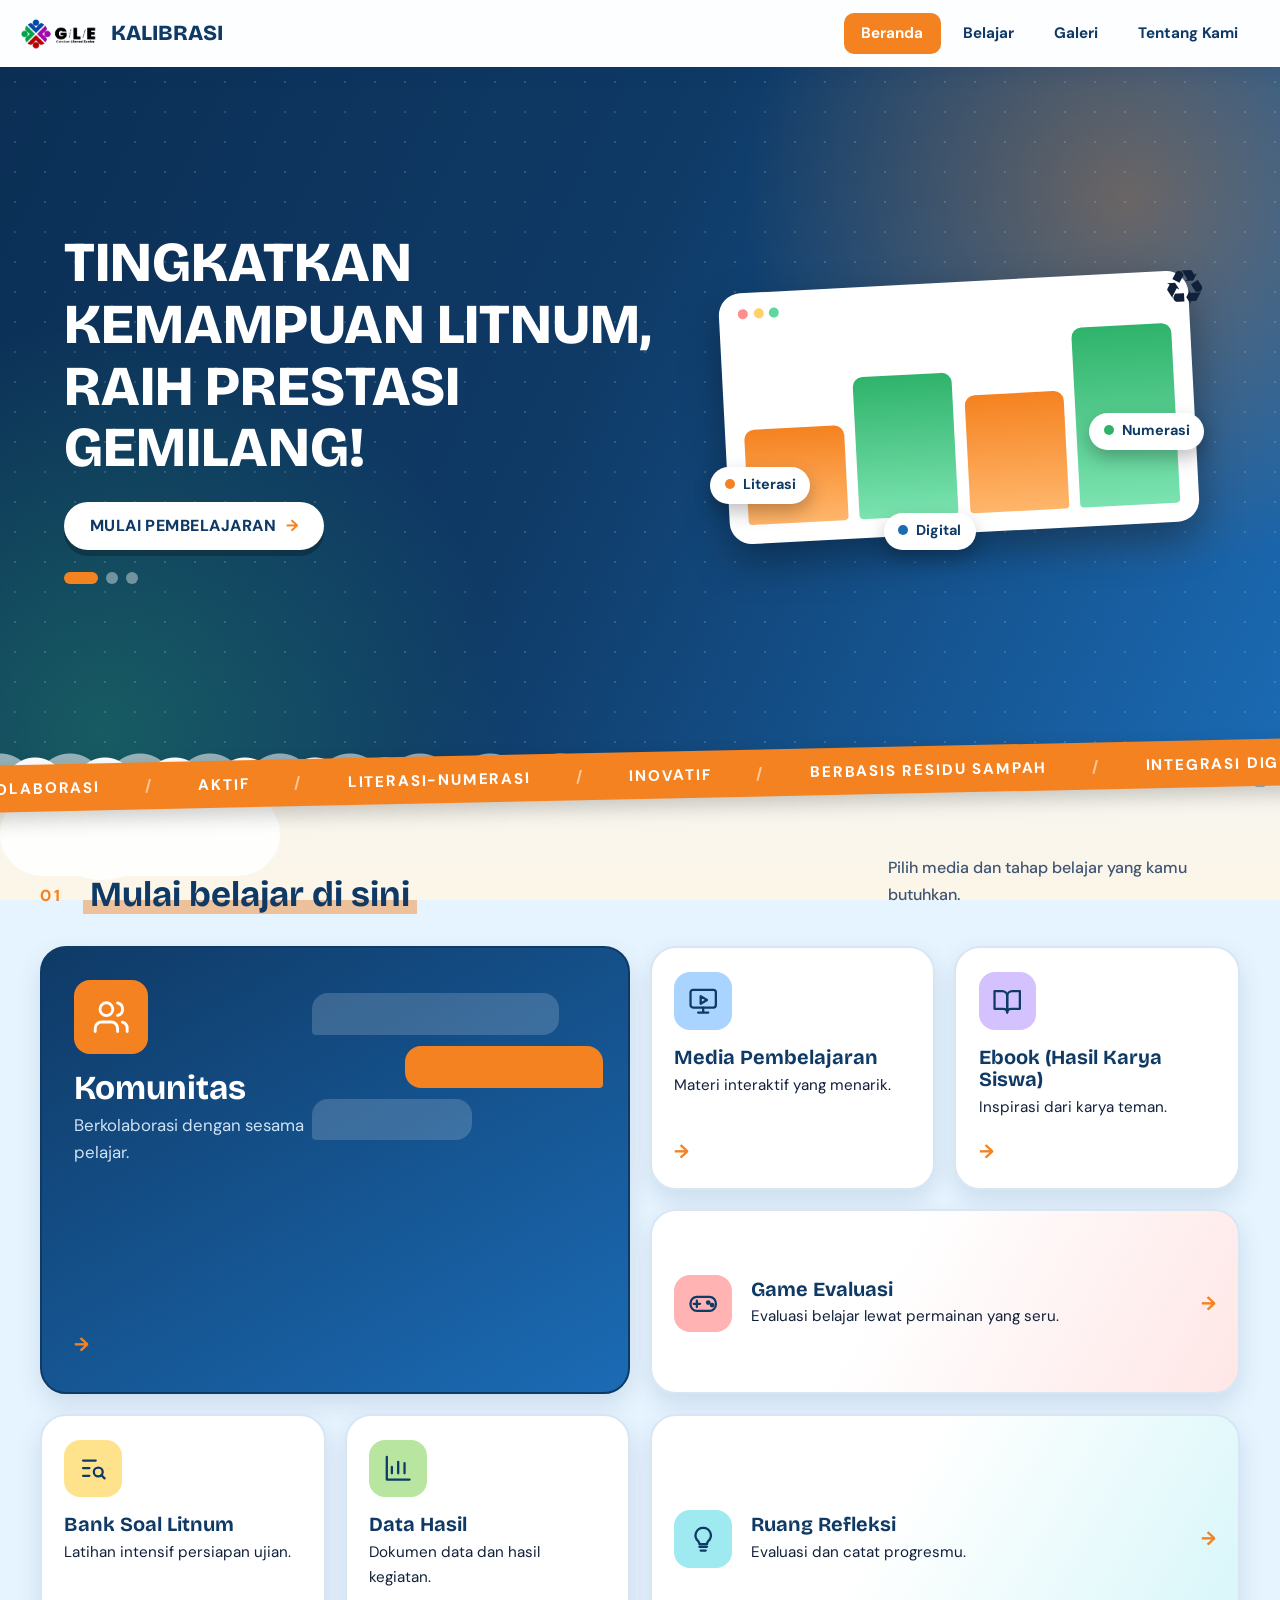
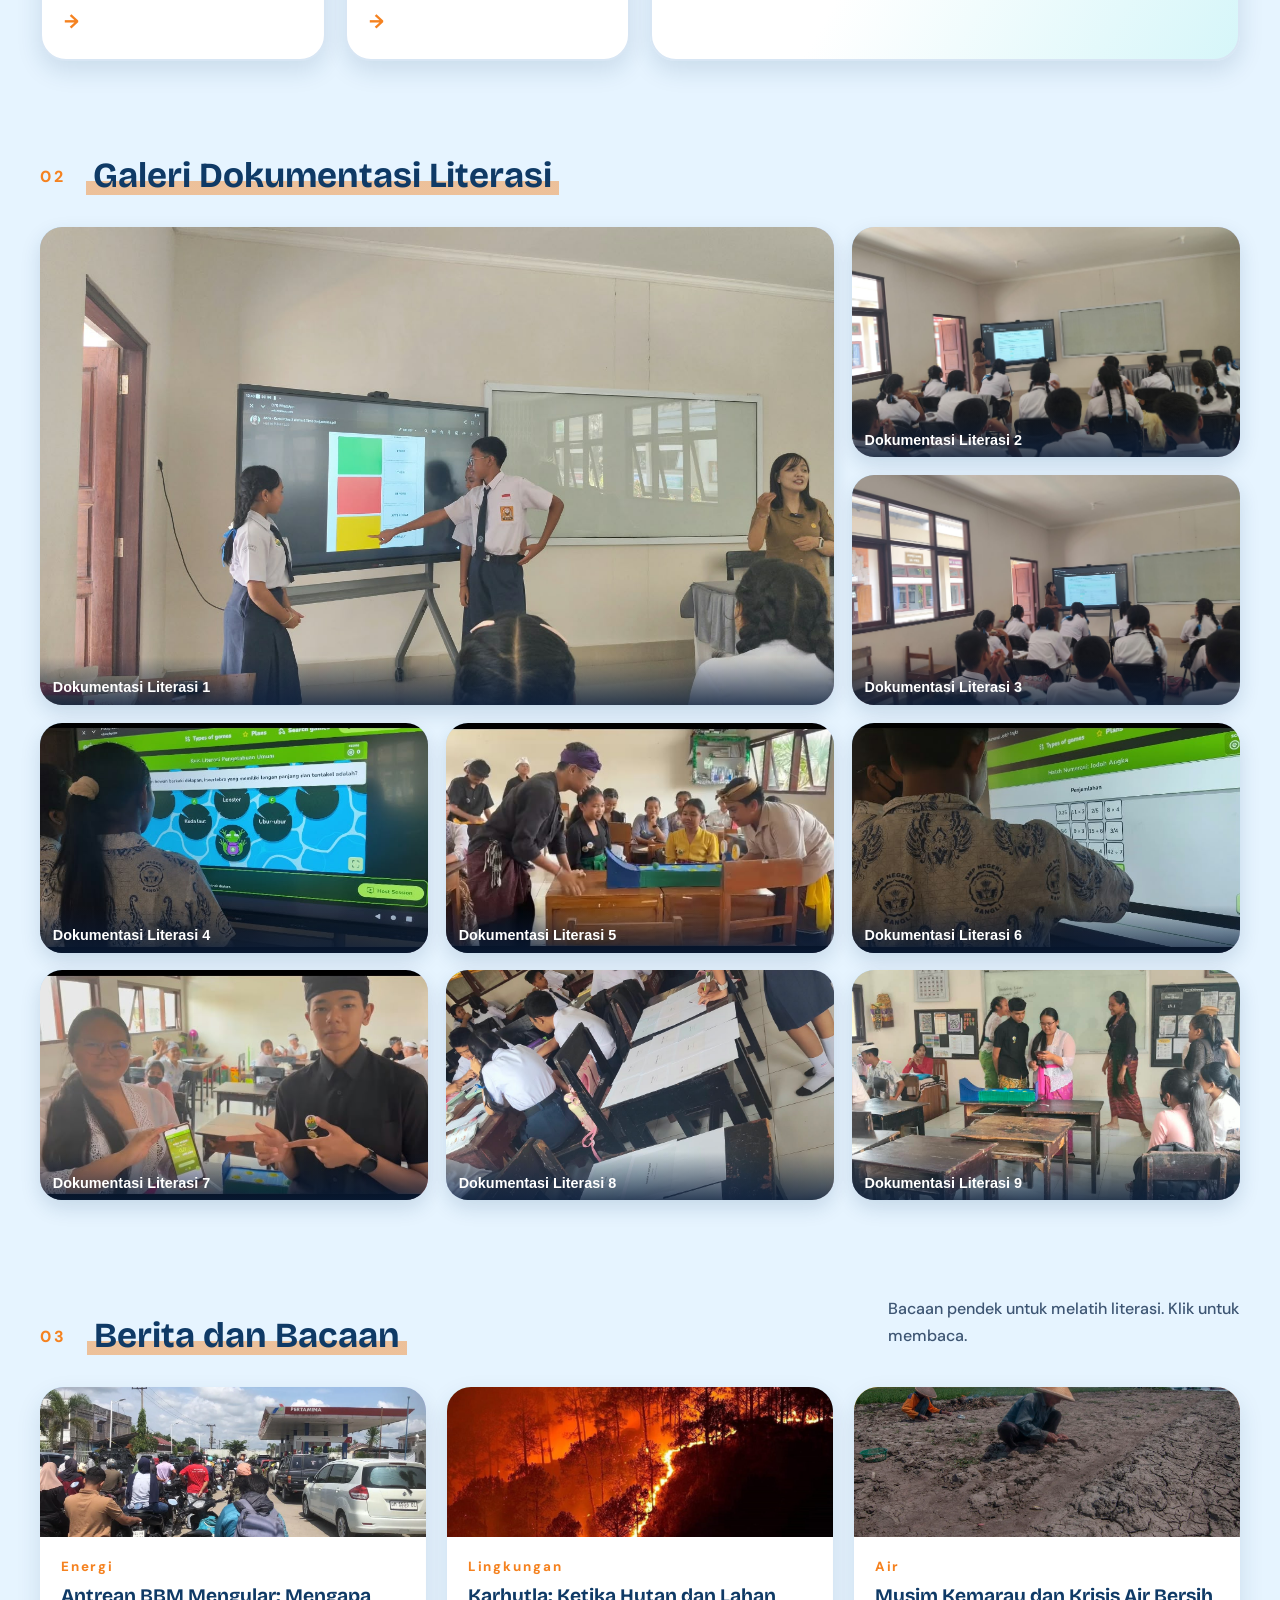
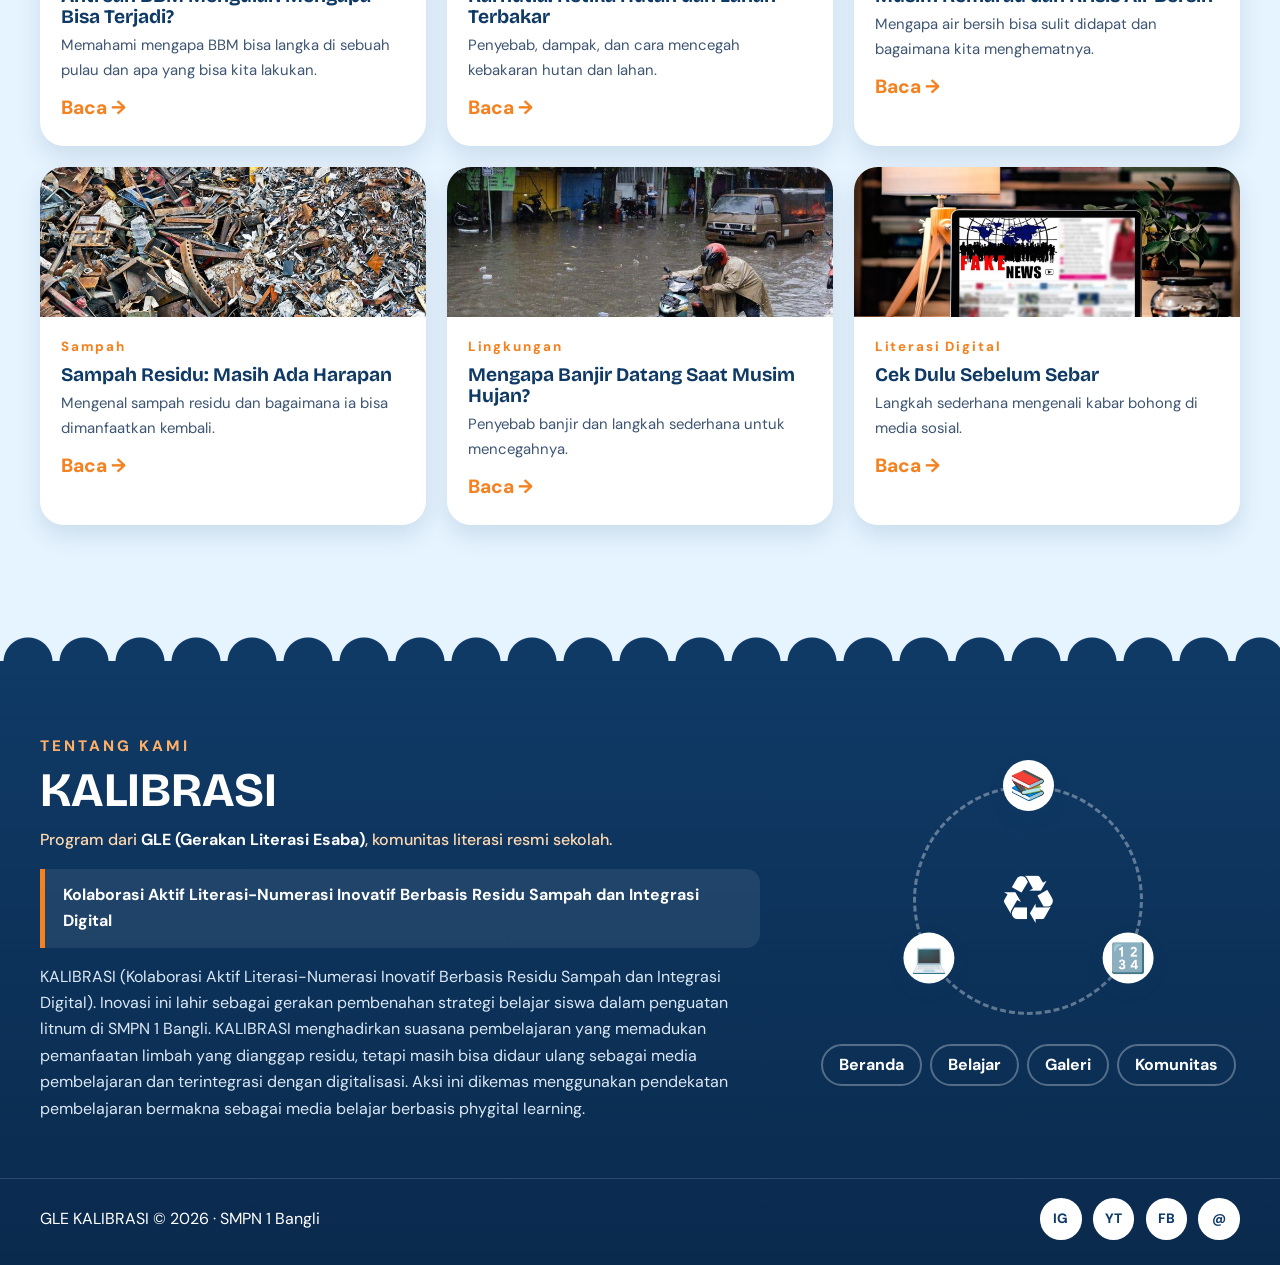
<file: index.html>
<!DOCTYPE html>
<html lang="id">
<head>
  <meta charset="UTF-8">
  <meta name="viewport" content="width=device-width, initial-scale=1.0">
  <meta name="theme-color" content="#0f3a66">
  <title>Web Kalibrasi</title>
  <link rel="preconnect" href="https://fonts.googleapis.com">
  <link rel="preconnect" href="https://fonts.gstatic.com" crossorigin>
  <link href="https://fonts.googleapis.com/css2?family=Bricolage+Grotesque:wght@600;800&family=DM+Sans:wght@400;500;700&display=swap" rel="stylesheet">
  <link rel="stylesheet" href="style.css?v=3">
</head>
<body>
  <div class="bar" id="bar"></div>
  <div class="sky" aria-hidden="true">
    <i class="dc" style="--w:230px;top:55%;animation-duration:85s;animation-delay:-15s"></i>
    <i class="dc" style="--w:170px;top:70%;animation-duration:65s;animation-delay:-45s"></i>
    <i class="dc" style="--w:280px;top:88%;animation-duration:95s;animation-delay:-60s"></i>
    <span class="rc r1">♻️</span><span class="rc r2">♻️</span><span class="rc r3">♻️</span><span class="rc r4">♻️</span>
  </div>

  <header class="top">
    <a class="logo" href="#beranda"><img class="logo-img" src="logo.png" alt="Logo GLE (Gerakan Literasi Esaba)" onerror="this.style.display='none'"><span>KALIBRASI</span></a>
    <nav>
      <a class="on" href="#beranda">Beranda</a>
      <a href="#menu">Belajar</a>
      <a href="#galeri">Galeri</a>
      <a href="#tentang">Tentang Kami</a>
    </nav>
  </header>

  <main>
    <section id="beranda" class="hero">
      <div class="hero-in">
        <div class="hero-text">
          <div class="slides">
            <div class="slide on"><h1 class="hl">TINGKATKAN KEMAMPUAN LITNUM, RAIH PRESTASI GEMILANG!</h1></div>
            <div class="slide"><p class="hl">BELAJAR DARI RESIDU SAMPAH, JADI MEDIA YANG BERMAKNA!</p></div>
            <div class="slide"><p class="hl">PHYGITAL LEARNING: PERPADUAN MEDIA FISIK DAN DIGITAL!</p></div>
          </div>
          <a class="cta" href="#menu">MULAI PEMBELAJARAN <span>→</span></a>
          <div class="cdots" id="cdots"><button class="on" aria-label="Slide 1"></button><button aria-label="Slide 2"></button><button aria-label="Slide 3"></button></div>
        </div>
        <div class="art" aria-hidden="true">
          <div class="screen">
            <div class="wdots"><i></i><i></i><i></i></div>
            <div class="bars"><b style="--h:50%"></b><b style="--h:75%;--d:.3s"></b><b style="--h:62%;--d:.6s"></b><b style="--h:95%;--d:.9s"></b></div>
            <span class="rec">♻️</span>
          </div>
          <span class="chip k1" style="--dot:#f58220">Literasi</span><span class="chip k2" style="--dot:#2fb36b">Numerasi</span><span class="chip k3" style="--dot:#1b6bb5">Digital</span>
        </div>
      </div>
    </section>

    <div class="ticker" aria-hidden="true"><div class="tk"><span>Kolaborasi</span><span>Aktif</span><span>Literasi-Numerasi</span><span>Inovatif</span><span>Berbasis Residu Sampah</span><span>Integrasi Digital</span><span>Kolaborasi</span><span>Aktif</span><span>Literasi-Numerasi</span><span>Inovatif</span><span>Berbasis Residu Sampah</span><span>Integrasi Digital</span><span>Kolaborasi</span><span>Aktif</span><span>Literasi-Numerasi</span><span>Inovatif</span><span>Berbasis Residu Sampah</span><span>Integrasi Digital</span><span>Kolaborasi</span><span>Aktif</span><span>Literasi-Numerasi</span><span>Inovatif</span><span>Berbasis Residu Sampah</span><span>Integrasi Digital</span></div></div>

    <section id="menu" class="section">
      <div class="sh"><small>01</small><h2>Mulai belajar di sini</h2><p>Pilih media dan tahap belajar yang kamu butuhkan.</p></div>
      <!-- Link tiap menu diatur di config.js -->
      <div class="bento">
        <a class="card c1 big" href="komunitas.html" data-menu="komunitas"><div class="bub" aria-hidden="true"><b></b><b></b><b></b></div><span class="ic"><svg viewBox="0 0 24 24" aria-hidden="true"><path d="M16 21v-2a4 4 0 0 0-4-4H6a4 4 0 0 0-4 4v2"/><circle cx="9" cy="7" r="4"/><path d="M22 21v-2a4 4 0 0 0-3-3.9"/><path d="M16 3.1a4 4 0 0 1 0 7.8"/></svg></span><div><h3>Komunitas</h3><p>Berkolaborasi dengan sesama pelajar.</p></div><i class="arr">→</i></a>
        <a class="card c3" href="#" data-menu="media"><span class="ic"><svg viewBox="0 0 24 24" aria-hidden="true"><rect x="2" y="3" width="20" height="14" rx="2"/><path d="m10 8 5 3-5 3z"/><path d="M8 21h8M12 17v4"/></svg></span><div><h3>Media Pembelajaran</h3><p>Materi interaktif yang menarik.</p></div><i class="arr">→</i></a>
        <a class="card c5" href="#" data-menu="ebook"><span class="ic"><svg viewBox="0 0 24 24" aria-hidden="true"><path d="M2 4h6a4 4 0 0 1 4 4v13a3 3 0 0 0-3-3H2z"/><path d="M22 4h-6a4 4 0 0 0-4 4v13a3 3 0 0 1 3-3h7z"/></svg></span><div><h3>Ebook (Hasil Karya Siswa)</h3><p>Inspirasi dari karya teman.</p></div><i class="arr">→</i></a>
        <a class="card c4 wide" href="#" data-menu="gim"><span class="ic"><svg viewBox="0 0 24 24" aria-hidden="true"><rect x="2" y="7" width="20" height="11" rx="5"/><path d="M7 10v5M4.5 12.5h5"/><circle cx="16" cy="11.5" r="1"/><circle cx="19" cy="13.5" r="1"/></svg></span><div><h3>Game Evaluasi</h3><p>Evaluasi belajar lewat permainan yang seru.</p></div><i class="arr">→</i></a>
        <a class="card c6" href="#" data-menu="banksoal"><span class="ic"><svg viewBox="0 0 24 24" aria-hidden="true"><path d="M4 6h10M4 12h5M4 18h5"/><circle cx="16" cy="15" r="3.5"/><path d="m21 20-2.6-2.6"/></svg></span><div><h3>Bank Soal Litnum</h3><p>Latihan intensif persiapan ujian.</p></div><i class="arr">→</i></a>
        <a class="card c8" href="#" data-menu="datahasil"><span class="ic"><svg viewBox="0 0 24 24" aria-hidden="true"><path d="M3 3v18h18"/><path d="M7 16v-5M12 16V7M17 16v-8"/></svg></span><div><h3>Data Hasil</h3><p>Dokumen data dan hasil kegiatan.</p></div><i class="arr">→</i></a>
        <a class="card c7 wide" href="#" data-menu="refleksi"><span class="ic"><svg viewBox="0 0 24 24" aria-hidden="true"><path d="M9 18h6M10 21h4"/><path d="M12 3a6 6 0 0 0-4 10.5c.8.8 1 1.5 1 2.5h6c0-1 .2-1.7 1-2.5A6 6 0 0 0 12 3z"/></svg></span><div><h3>Ruang Refleksi</h3><p>Evaluasi dan catat progresmu.</p></div><i class="arr">→</i></a>
      </div>
    </section>

    <section id="galeri" class="section">
      <div class="sh"><small>02</small><h2>Galeri Dokumentasi Literasi</h2></div>
      <div class="ggrid" id="ggrid"></div>
    </section>

    <section id="berita" class="section">
      <div class="sh"><small>03</small><h2>Berita dan Bacaan</h2><p>Bacaan pendek untuk melatih literasi. Klik untuk membaca.</p></div>
      <div class="news" id="news"></div>
    </section>
  </main>

  <footer id="tentang">
    <div class="fw">
      <div class="fabout">
        <small>TENTANG KAMI</small>
        <h2>KALIBRASI</h2>
        <p class="gle">Program dari <strong>GLE (Gerakan Literasi Esaba)</strong>, komunitas literasi resmi sekolah.</p>
        <p class="full">Kolaborasi Aktif Literasi-Numerasi Inovatif Berbasis Residu Sampah dan Integrasi Digital</p>
        <p>KALIBRASI (Kolaborasi Aktif Literasi-Numerasi Inovatif Berbasis Residu Sampah dan Integrasi Digital). Inovasi ini lahir sebagai gerakan pembenahan strategi belajar siswa dalam penguatan litnum di SMPN 1 Bangli. KALIBRASI menghadirkan suasana pembelajaran yang memadukan pemanfaatan limbah yang dianggap residu, tetapi masih bisa didaur ulang sebagai media pembelajaran dan terintegrasi dengan digitalisasi. Aksi ini dikemas menggunakan pendekatan pembelajaran bermakna sebagai media belajar berbasis phygital learning.</p>
      </div>
      <div class="fside">
        <div class="orbit" aria-hidden="true"><span class="core">♻️</span><i style="--a:0deg">📚</i><i style="--a:120deg">🔢</i><i style="--a:240deg">💻</i></div>
        <nav class="flinks"><a href="#beranda">Beranda</a><a href="#menu">Belajar</a><a href="#galeri">Galeri</a><a href="komunitas.html">Komunitas</a></nav>
      </div>
    </div>
    <div class="fbot">
      <p>GLE KALIBRASI &copy; 2026 &middot; SMPN 1 Bangli</p>
      <p class="soc"><a href="#" aria-label="Instagram">IG</a><a href="#" aria-label="YouTube">YT</a><a href="#" aria-label="Facebook">FB</a><a href="#" aria-label="Email">@</a></p>
    </div>
  </footer>

  <dialog id="dlg" aria-labelledby="dt"><div class="dh"><h2 id="dt"></h2><button class="x" id="dx" aria-label="Tutup">&times;</button></div><div id="db"></div></dialog>
  <dialog id="lb" class="lbx"><button class="x" id="lbx" aria-label="Tutup">&times;</button><img id="lbi" alt=""><p id="lbc"></p><div class="lbn"><button id="lbp" aria-label="Sebelumnya">‹</button><button id="lbn" aria-label="Berikutnya">›</button></div></dialog>
  <script src="config.js?v=2"></script>
  <script src="berita.js?v=3"></script>
  <script src="script.js?v=3"></script>
</body>
</html>
</file>
<file: style.css>
:root { --navy:#0f3a66; --navy2:#1b6bb5; --orange:#f58220; --green:#2fb36b; --ink:#10203a; }
* { box-sizing:border-box; }
html { scroll-behavior:smooth; scroll-padding-top:5rem; -webkit-text-size-adjust:100%; }
body { margin:0; font-family:"DM Sans",system-ui,sans-serif; color:var(--ink); line-height:1.65; background:#e6f4ff; overflow-x:hidden; }
h1,h2,h3,.logo,.hl { font-family:"Bricolage Grotesque","DM Sans",sans-serif; line-height:1.1; margin:0; }
a:focus-visible,button:focus-visible { outline:3px solid var(--orange); outline-offset:3px; }
button,a { -webkit-tap-highlight-color:transparent; }

/* Langit dan ♻️ */
.sky { position:fixed; inset:0; z-index:-1; overflow:hidden; pointer-events:none; background:linear-gradient(180deg,#bfe3ff 0%,#e6f4ff 55%,#fdf6e8 100%); }
.dc { position:absolute; left:0; width:var(--w); height:calc(var(--w)*.3); background:#fff; border-radius:999px; opacity:.9; animation:geser linear infinite; }
.dc::before,.dc::after { content:""; position:absolute; background:#fff; border-radius:50%; }
.dc::before { width:45%; aspect-ratio:1; top:-45%; left:14%; } .dc::after { width:34%; aspect-ratio:1; top:-30%; right:16%; }
.rc { position:absolute; bottom:-10%; font-size:1.8rem; opacity:.3; animation:naikpelan linear infinite; }
.r1 { left:8%; animation-duration:22s; } .r2 { left:32%; animation-duration:30s; animation-delay:-10s; font-size:2.4rem; }
.r3 { left:62%; animation-duration:26s; animation-delay:-5s; } .r4 { left:88%; animation-duration:34s; animation-delay:-18s; font-size:2.2rem; }
@keyframes geser { from { transform:translateX(-40vw); } to { transform:translateX(110vw); } }
@keyframes naikpelan { to { transform:translateY(-115vh) rotate(360deg); } }
@keyframes lompat { 50% { transform:translateY(-10px); } }
@keyframes tumbuh { from { transform:scaleY(.25); } to { transform:scaleY(1); } }
@keyframes putar { to { transform:rotate(360deg); } }
@keyframes pecah { to { transform:translate(calc(-50% + var(--dx)),calc(-50% + var(--dy))) scale(.4); opacity:0; } }
.bar { position:fixed; top:0; left:0; height:6px; width:0; z-index:50; background:linear-gradient(90deg,var(--orange),#ffc93c,var(--green)); border-radius:0 6px 6px 0; }
.pop { position:fixed; z-index:60; pointer-events:none; font-size:1.2rem; transform:translate(-50%,-50%); animation:pecah .75s ease-out forwards; }

/* Header */
.top { position:sticky; top:0; z-index:20; display:flex; justify-content:space-between; align-items:center; gap:1rem; padding:.75rem clamp(1rem,4vw,3rem); background:rgba(255,255,255,.95); box-shadow:0 4px 18px rgba(15,58,102,.15); }
.logo { font-size:1.35rem; font-weight:800; color:var(--navy); text-decoration:none; }
.top nav { display:flex; gap:.3rem; }
.top nav a { color:var(--navy); text-decoration:none; font-weight:700; font-size:.95rem; padding:.45rem .9rem; border-radius:10px; white-space:nowrap; }
.top nav a:hover { background:#e6f4ff; } .top nav a.on { background:var(--orange); color:#fff; }

/* Hero (banner penuh seperti mockup) */
.hero { position:relative; overflow:hidden; background:linear-gradient(115deg,#0b2f55 0%,var(--navy) 45%,var(--navy2) 100%); padding:clamp(2.5rem,6vw,4.5rem) clamp(1rem,5vw,4rem) clamp(4.5rem,8vw,6rem); }
.hero::after { content:""; position:absolute; left:0; right:0; bottom:-1px; height:48px; background:radial-gradient(circle at 50% 100%,#fff 0 30px,transparent 31px) 0 0/70px 48px repeat-x, radial-gradient(circle at 50% 100%,rgba(255,255,255,.55) 0 34px,transparent 35px) 35px 0/70px 48px repeat-x; }
.hero-in { position:relative; z-index:1; max-width:1150px; margin:0 auto; display:grid; grid-template-columns:1.1fr 1fr; gap:2rem; align-items:center; }
.slides { display:grid; min-height:9.5rem; }
.slide { grid-area:1/1; opacity:0; transform:translateY(14px); transition:opacity .6s, transform .6s; pointer-events:none; }
.slide.on { opacity:1; transform:none; pointer-events:auto; }
.hl { color:#fff; font-size:clamp(1.9rem,4.6vw,3.3rem); font-weight:800; }
.cta { display:inline-flex; align-items:center; gap:.6rem; background:#fff; color:var(--navy); text-decoration:none; font:800 1rem "DM Sans",sans-serif; letter-spacing:.03em; padding:.85rem 1.6rem; border-radius:999px; margin-top:1.4rem; box-shadow:0 6px 0 rgba(0,0,0,.25); transition:transform .15s, box-shadow .15s; }
.cta span { color:var(--orange); transition:transform .2s; }
.cta:hover { transform:translateY(-2px); } .cta:hover span { transform:translateX(4px); }
.cta:active { transform:translateY(4px); box-shadow:0 2px 0 rgba(0,0,0,.25); }
.cta.navy { background:var(--navy); color:#fff; box-shadow:0 6px 0 rgba(15,58,102,.3); }
.cdots { display:flex; gap:.5rem; margin-top:1.4rem; }
.cdots button { width:12px; height:12px; border-radius:50%; border:0; padding:0; background:rgba(255,255,255,.4); cursor:pointer; transition:width .3s, background .3s; }
.cdots button.on { width:34px; border-radius:8px; background:var(--orange); }
.fl { position:absolute; opacity:.25; font-size:3rem; animation:lompat 5s ease-in-out infinite; }
.f1 { left:4%; bottom:30%; } .f2 { left:46%; top:8%; animation-delay:-2s; } .f3 { right:5%; bottom:25%; animation-delay:-3s; }

/* Ilustrasi layar digital */
.art { position:relative; justify-self:center; width:min(100%,400px); }
.screen { position:relative; background:#fff; border-radius:22px; padding:1rem 1.2rem 1.2rem; box-shadow:0 18px 40px rgba(0,0,0,.35); transform:rotate(-3deg); animation:lompat 6s ease-in-out infinite; }
.wdots { display:flex; gap:.35rem; margin-bottom:1rem; } .wdots i { width:10px; height:10px; border-radius:50%; background:#ff8f8f; } .wdots i:nth-child(2) { background:#ffd166; } .wdots i:nth-child(3) { background:#5fd69a; }
.bars { display:flex; align-items:flex-end; gap:.7rem; height:150px; }
.bars b { flex:1; height:var(--h); border-radius:10px 10px 4px 4px; background:linear-gradient(var(--orange),#ffb66b); transform-origin:bottom; animation:tumbuh 1.8s ease-in-out var(--d,0s) infinite alternate; }
.bars b:nth-child(even) { background:linear-gradient(var(--green),#7be3b0); }
.rec { position:absolute; right:-18px; top:-22px; font-size:3rem; animation:putar 12s linear infinite; }
.chip { position:absolute; background:#fff; color:var(--navy); font-weight:700; font-size:.9rem; padding:.4rem .9rem; border-radius:999px; box-shadow:0 8px 18px rgba(0,0,0,.25); animation:lompat 4s ease-in-out infinite; white-space:nowrap; }
.k1 { left:-14px; bottom:30px; } .k2 { right:-10px; bottom:84px; animation-delay:-1.3s; } .k3 { left:34%; bottom:-16px; animation-delay:-2.6s; }

/* Section dan kartu menu */
.section { max-width:1150px; margin:0 auto; padding:clamp(1.8rem,4vw,3rem) clamp(1rem,4vw,2rem); }
.section h2 { display:inline-block; font-size:clamp(1.6rem,3.6vw,2.2rem); color:var(--navy); margin-bottom:1.2rem; background:linear-gradient(transparent 62%,rgba(245,130,32,.45) 62%); padding:0 .2em; }
#menu { margin-top:-1.5rem; }
.cards { display:flex; flex-wrap:wrap; justify-content:center; gap:1.3rem; }
.card { position:relative; overflow:hidden; flex:0 1 calc(25% - 1rem); min-width:210px; background:#fff; border:2px solid #d8e6f4; border-radius:22px; padding:1.7rem 1rem 1.4rem; text-align:center; text-decoration:none; color:var(--ink); box-shadow:0 10px 24px rgba(15,58,102,.13); transition:transform .25s, box-shadow .25s; }
.card::before { content:""; position:absolute; inset:0 0 auto 0; height:7px; background:var(--c); }
.card:hover { transform:translateY(-8px) rotate(-.8deg); box-shadow:0 18px 32px rgba(15,58,102,.22); }
.card h3 { font-size:1.25rem; color:var(--navy); margin:.7rem 0 .3rem; } .card p { margin:0; font-size:.95rem; }
.ico { display:grid; place-items:center; width:4.4rem; height:4.4rem; margin:0 auto; border-radius:50%; background:var(--c); font-size:2.1rem; transition:transform .3s; }
.card:hover .ico { transform:scale(1.12) rotate(8deg); }
.c1 { --c:#ffd27a; } .c2 { --c:#9be7c4; } .c3 { --c:#a8d4ff; } .c4 { --c:#ffb3b3; } .c5 { --c:#d4c2ff; } .c6 { --c:#ffe38c; } .c7 { --c:#9eeaf0; }
.js .card { opacity:0; transform:translateY(30px); }
.js .card.in { opacity:1; transform:none; transition:opacity .6s, transform .6s, box-shadow .25s; transition-delay:calc(var(--n,0) * 80ms); }
.js .card.in:hover { transform:translateY(-8px) rotate(-.8deg); transition-delay:0s; transition-duration:.25s; }

/* Tentang, panel, daftar */
.about { background:#fff; border-radius:24px; padding:1.6rem 1.8rem; box-shadow:0 10px 24px rgba(15,58,102,.13); border-left:8px solid var(--orange); max-width:900px; }
.about p { margin:0 0 1rem; } .about p:last-child { margin:0; }
.full { background:var(--navy); color:#fff; border-radius:14px; padding:.8rem 1.1rem; }
.panel { background:#fff; border-radius:24px; padding:1.6rem; box-shadow:0 10px 24px rgba(15,58,102,.13); display:grid; grid-template-columns:1fr 1fr; gap:2rem; }
.galhead { display:flex; justify-content:space-between; align-items:flex-start; }
.galhead button { width:2.2rem; height:2.2rem; border-radius:50%; border:2px solid var(--navy); background:#fff; color:var(--navy); font-size:1.3rem; line-height:1; cursor:pointer; margin-left:.3rem; }
.galhead button:hover { background:var(--navy); color:#fff; }
.gal { display:flex; gap:.8rem; overflow-x:auto; scroll-snap-type:x mandatory; scroll-behavior:smooth; padding-bottom:.4rem; }
.gal a { flex:0 0 170px; scroll-snap-align:start; text-decoration:none; color:var(--navy); font-weight:700; font-size:.9rem; }
.gal i { display:grid; place-items:center; height:105px; border-radius:16px; background:linear-gradient(135deg,#a8d4ff,#d4c2ff); font-size:2.2rem; margin-bottom:.4rem; font-style:normal; }
.two { display:grid; grid-template-columns:1fr 1fr; gap:2rem; }
.list { list-style:none; margin:0; padding:0; display:grid; gap:.6rem; }
.list li { background:#fff; border-radius:14px; box-shadow:0 4px 12px rgba(15,58,102,.1); }
.panel .list li { box-shadow:none; background:#f1f7fd; }
.list a,.plain li { display:block; padding:.7rem 1rem; color:var(--navy); font-weight:700; text-decoration:none; }
.list a:hover { background:#fff1de; border-radius:14px; } .plain li { color:var(--ink); font-weight:500; }

footer { margin-top:2rem; background:var(--navy); color:#fff; text-align:center; padding:2rem 1rem; border-top:5px solid var(--orange); }
footer p { margin:.2rem 0; }
.soc { display:flex; justify-content:center; gap:.7rem; margin-top:.8rem !important; }
.soc a { display:grid; place-items:center; width:2.6rem; height:2.6rem; border-radius:50%; background:#fff; color:var(--navy); font-weight:800; font-size:.85rem; text-decoration:none; transition:transform .2s, background .2s; }
.soc a:hover { background:var(--orange); color:#fff; transform:translateY(-3px); }

@media (max-width:860px) {
  .hero-in { grid-template-columns:1fr; } .art { width:min(78%,320px); margin-top:1rem; }
  .card { flex-basis:calc(50% - .7rem); min-width:0; }
  .two,.panel { grid-template-columns:1fr; }
}
@media (max-width:640px) {
  .top { flex-direction:column; align-items:flex-start; gap:.3rem; padding-bottom:.5rem; }
  .top nav { width:100%; overflow-x:auto; padding-bottom:.2rem; } .top nav a { padding:.4rem .7rem; font-size:.88rem; }
  .bars { height:110px; } .f2 { display:none; }
  .card { padding:1.4rem .6rem 1.1rem; } .card h3 { font-size:1.05rem; } .card p { font-size:.85rem; }
  .ico { width:3.5rem; height:3.5rem; font-size:1.7rem; }
  .about,.panel { padding:1.2rem; }
}
@media (prefers-reduced-motion:reduce) { *,*::before,*::after { animation:none !important; transition:none !important; } .js .card { opacity:1; transform:none; } .slide.on { opacity:1; } html,.gal { scroll-behavior:auto; } }

/* ===== Tambahan: dialog, gim, galeri, tentang, toast ===== */
.hidden { display:none !important; }
.toast { position:fixed; left:50%; bottom:1.5rem; transform:translateX(-50%); z-index:100; background:var(--navy); color:#fff; padding:.7rem 1.3rem; border-radius:999px; font-weight:700; box-shadow:0 8px 24px rgba(0,0,0,.3); }
.tag { position:absolute; top:14px; right:12px; font:800 .65rem "DM Sans",sans-serif; letter-spacing:.06em; font-style:normal; background:var(--navy); color:#fff; padding:.15rem .55rem; border-radius:999px; }
.tag.on { background:var(--green); }
.card { cursor:pointer; }

dialog { width:min(720px,94vw); max-height:90vh; max-height:90dvh; overflow:auto; border:0; border-radius:26px; padding:0; background:#fff; color:var(--ink); box-shadow:0 24px 60px rgba(0,0,0,.4); }
dialog::backdrop { background:rgba(15,58,102,.65); }
body:has(dialog[open]) { overflow:hidden; }
.dh { display:flex; justify-content:space-between; align-items:center; padding:1rem 1.4rem; background:var(--navy); color:#fff; }
.dh h2 { font-size:1.4rem; }
.x { width:2.4rem; height:2.4rem; border-radius:50%; border:0; background:#fff; color:var(--navy); font-size:1.6rem; line-height:1; cursor:pointer; }
#db { padding:1.2rem; }
.gl { display:grid; gap:.8rem; }
.gitem { display:flex; align-items:center; gap:1rem; padding:1rem; border:2px solid #d8e6f4; border-radius:18px; text-decoration:none; color:var(--ink); transition:transform .2s, box-shadow .2s, border-color .2s; }
.gitem:hover { transform:translateY(-3px); box-shadow:0 10px 22px rgba(15,58,102,.18); border-color:var(--orange); }
.gitem i { font-style:normal; font-size:2rem; width:3.4rem; height:3.4rem; display:grid; place-items:center; border-radius:50%; background:#fff1de; flex:none; }
.gitem div { flex:1; } .gitem strong { display:block; color:var(--navy); } .gitem span { font-size:.9rem; }
.gitem b { background:var(--orange); color:#fff; padding:.4rem 1rem; border-radius:999px; font-size:.9rem; }

.ggrid { display:grid; grid-template-columns:repeat(auto-fill,minmax(210px,1fr)); gap:1rem; }
.gt { position:relative; aspect-ratio:4/3; padding:0; border:0; border-radius:20px; overflow:hidden; cursor:pointer; background:linear-gradient(135deg,#a8d4ff,#d4c2ff); box-shadow:0 8px 20px rgba(15,58,102,.15); transition:transform .25s; }
.gt:hover { transform:translateY(-5px) rotate(-.6deg); }
.gt img { position:absolute; inset:0; width:100%; height:100%; object-fit:cover; transition:transform .5s; } .gt:hover img { transform:scale(1.06); }
.gt span { position:absolute; left:0; right:0; bottom:0; padding:1.4rem .8rem .6rem; color:#fff; font-weight:700; font-size:.9rem; text-align:left; background:linear-gradient(transparent,rgba(10,30,60,.8)); }
.gt.kosong::before { content:"📷"; position:absolute; inset:0; display:grid; place-items:center; font-size:2.6rem; padding-bottom:1.4rem; }
.gt.kosong span { color:var(--navy); background:none; text-align:center; }
.lbx { width:min(940px,96vw); background:#0b1d36; padding:1rem; text-align:center; color:#fff; }
.lbx img { max-width:100%; max-height:72vh; border-radius:14px; }
.lbx .x { position:absolute; top:.6rem; right:.6rem; }
.lbn { display:flex; justify-content:center; gap:1rem; } .lbn button { width:3rem; height:3rem; border-radius:50%; border:0; font-size:1.6rem; background:#fff; color:var(--navy); cursor:pointer; }

.about-wrap { display:grid; grid-template-columns:1.7fr 1fr; gap:2rem; align-items:center; }
.about-wrap .about { max-width:none; }
.orbit { position:relative; width:230px; height:230px; margin:auto; border:3px dashed rgba(15,58,102,.35); border-radius:50%; animation:putar 26s linear infinite; }
.orbit .core { position:absolute; inset:0; display:grid; place-items:center; font-size:4.2rem; animation:putar 26s linear infinite reverse; }
.orbit i { position:absolute; left:50%; top:50%; width:3.2rem; height:3.2rem; margin:-1.6rem; display:grid; place-items:center; font-size:1.8rem; font-style:normal; background:#fff; border-radius:50%; box-shadow:0 6px 14px rgba(15,58,102,.25); transform:rotate(var(--a)) translateY(-115px) rotate(calc(var(--a) * -1)); }
.slim { max-width:none; }
.two > div > h2 { display:inline-block; }

/* ===== Komunitas ===== */
.kbox { max-width:560px; margin:2rem auto; background:#fff; border-radius:26px; padding:2rem; box-shadow:0 14px 34px rgba(15,58,102,.18); text-align:center; }
.kbox h1 { font-size:1.9rem; color:var(--navy); margin-bottom:.6rem; }
.kbox p { margin:.4rem 0 1.2rem; } .kbox .cta { margin-top:.4rem; border:0; cursor:pointer; }
.kbox form { text-align:left; display:grid; gap:.9rem; }
.kbox label { font-weight:700; color:var(--navy); display:grid; gap:.3rem; }
input,select,textarea { font:1rem "DM Sans",sans-serif; padding:.7rem .9rem; border:2px solid #cfe0f1; border-radius:12px; background:#fff; color:var(--ink); width:100%; }
input:focus,select:focus,textarea:focus { outline:3px solid rgba(245,130,32,.35); border-color:var(--orange); }
.note { font-size:.85rem; color:#4a5d78; background:#eef6ff; border-radius:12px; padding:.6rem .9rem; text-align:left; }
.forum { max-width:780px; margin:0 auto; padding:1.2rem clamp(1rem,4vw,2rem) 3rem; }
.me { display:flex; justify-content:space-between; align-items:center; gap:.6rem; flex-wrap:wrap; background:var(--navy); color:#fff; border-radius:18px; padding:.8rem 1.1rem; margin-bottom:1rem; }
.me button { background:rgba(255,255,255,.18); color:#fff; border:0; border-radius:999px; padding:.4rem .9rem; font-weight:700; cursor:pointer; margin-left:.3rem; }
.composer { background:#fff; border-radius:20px; padding:1rem; box-shadow:0 8px 22px rgba(15,58,102,.13); display:grid; gap:.7rem; }
.composer .row { display:flex; gap:.6rem; align-items:center; flex-wrap:wrap; justify-content:space-between; }
.composer select { width:auto; } .composer .cta { margin:0; padding:.6rem 1.4rem; border:0; cursor:pointer; background:var(--orange); color:#fff; box-shadow:0 4px 0 rgba(0,0,0,.2); } .composer .cta span { color:#fff; }
.chips { display:flex; gap:.5rem; flex-wrap:wrap; margin:1rem 0; }
.chips button { border:2px solid var(--navy); background:#fff; color:var(--navy); border-radius:999px; padding:.3rem .9rem; font-weight:700; cursor:pointer; }
.chips button.on { background:var(--navy); color:#fff; }
.post { background:#fff; border-radius:20px; padding:1rem 1.1rem; margin-bottom:.9rem; box-shadow:0 8px 22px rgba(15,58,102,.12); }
.ph { display:flex; gap:.7rem; align-items:center; }
.av { flex:none; width:2.6rem; height:2.6rem; border-radius:50%; display:grid; place-items:center; color:#fff; font-weight:800; background:var(--c,#1b6bb5); }
.meta { flex:1; line-height:1.3; } .meta strong { color:var(--navy); } .meta small { display:block; color:#5b6f8a; }
.kls { background:#fff1de; color:#b4560a; border-radius:8px; padding:.05rem .5rem; font-size:.78rem; font-weight:800; margin-left:.4rem; }
.tp { background:#e3f6ec; color:#1f7a49; border-radius:999px; padding:.15rem .7rem; font-size:.78rem; font-weight:700; }
.pt { margin:.7rem 0; white-space:pre-wrap; word-break:break-word; }
.pa { display:flex; gap:.4rem; flex-wrap:wrap; }
.pa button { border:0; background:#eef4fb; color:var(--navy); border-radius:999px; padding:.35rem .8rem; font-weight:700; cursor:pointer; }
.pa button.on { background:#ffe0e0; color:#c0392b; }
.thread { margin-top:.8rem; border-top:2px dashed #d8e6f4; padding-top:.8rem; display:grid; gap:.6rem; }
.rep { display:flex; gap:.6rem; background:#f4f9ff; border-radius:14px; padding:.6rem .7rem; } .rep .av { width:2rem; height:2rem; font-size:.85rem; }
.rep p { margin:.1rem 0 0; white-space:pre-wrap; word-break:break-word; } .rep button { margin-left:auto; border:0; background:none; cursor:pointer; align-self:flex-start; }
.rf { display:flex; gap:.5rem; } .rf button { border:0; border-radius:12px; background:var(--navy); color:#fff; font-weight:700; padding:0 1rem; cursor:pointer; }
.kosongf { text-align:center; padding:2rem; background:#fff; border-radius:20px; }

@media (max-width:860px) { .about-wrap { grid-template-columns:1fr; } .orbit { width:200px; height:200px; } .orbit i { transform:rotate(var(--a)) translateY(-100px) rotate(calc(var(--a) * -1)); } }
@media (max-width:640px) { .gitem { flex-wrap:wrap; } .gitem b { width:100%; text-align:center; } .ggrid { grid-template-columns:repeat(2,1fr); gap:.7rem; } .gt span { font-size:.75rem; } dialog { width:96vw; } }

/* Logo komunitas literasi di samping tulisan KALIBRASI */
.logo { display:flex; align-items:center; gap:.6rem; }
.logo-img { height:2.7rem; width:auto; display:block; }
@media (max-width:640px) { .logo-img { height:2.2rem; } }

/* Logo lebih ke kiri */
.top { padding-left:clamp(.5rem,1.2vw,1rem); padding-right:clamp(.8rem,2vw,1.5rem); }
.top .logo { gap:.5rem; }

/* ===== v3: layout desktop lebih kaya ===== */
:root { --wrap:1280px; }
.top nav a { padding:.5rem 1.1rem; }
.section { max-width:var(--wrap); padding-left:clamp(1rem,4vw,2.5rem); padding-right:clamp(1rem,4vw,2.5rem); }

/* Hero */
.hero { min-height:min(88vh,720px); display:flex; align-items:center; padding:clamp(3rem,7vw,6rem) clamp(1rem,5vw,4rem) clamp(6.5rem,10vw,9rem);
  background:radial-gradient(circle at 88% 18%,rgba(245,130,32,.38),transparent 30%),radial-gradient(circle at 8% 92%,rgba(47,179,107,.3),transparent 30%),linear-gradient(115deg,#0b2f55 0%,var(--navy) 45%,var(--navy2) 100%); }
.hero::before { content:""; position:absolute; inset:0; background-image:radial-gradient(rgba(255,255,255,.14) 1.5px,transparent 1.5px); background-size:30px 30px; }
.hero-in { max-width:var(--wrap); width:100%; grid-template-columns:1.15fr 1fr; gap:3rem; }
.hl { font-size:clamp(2.1rem,4.4vw,4.1rem); }
.slides { min-height:clamp(9.5rem,16vw,13rem); }
.art { width:min(100%,470px); }
.bars { height:190px; }
.chip::before { content:""; display:inline-block; width:10px; height:10px; border-radius:50%; background:var(--dot); margin-right:.5rem; }
.ticker { position:relative; z-index:3; overflow:hidden; margin:-2.2rem -3vw 0; background:var(--orange); color:#fff; transform:rotate(-1.2deg); box-shadow:0 8px 20px rgba(0,0,0,.2); }
.tk { display:flex; width:max-content; animation:marquee 38s linear infinite; }
.tk span { padding:.85rem 1.4rem; font:800 .95rem "DM Sans",sans-serif; letter-spacing:.12em; text-transform:uppercase; white-space:nowrap; }
.tk span::after { content:"/"; margin-left:2.8rem; opacity:.55; }
@keyframes marquee { to { transform:translateX(-50%); } }

/* Judul bagian */
.sh { display:flex; align-items:flex-end; gap:1.2rem; flex-wrap:wrap; margin-bottom:2rem; }
.sh small { font:800 1rem "DM Sans",sans-serif; letter-spacing:.2em; color:var(--orange); padding-bottom:.5rem; }
.sh h2 { margin:0; }
.sh p { margin:0 0 .4rem auto; max-width:32ch; color:#3d5573; font-weight:500; }
#menu { padding-top:5rem; }

/* Menu bento */
.bento { display:grid; grid-template-columns:repeat(4,1fr); grid-auto-rows:minmax(185px,auto); gap:1.2rem; }
.card { flex:none; min-width:0; display:flex; flex-direction:column; align-items:flex-start; text-align:left; padding:1.5rem 1.4rem 1.3rem; border-radius:26px; }
.card::before { display:none; }
.card > div { margin-top:1rem; } .card h3 { margin:0 0 .3rem; }
.ic { display:grid; place-items:center; flex:none; width:3.6rem; height:3.6rem; border-radius:16px; background:var(--c); color:var(--navy); transition:transform .3s, background .3s, color .3s; }
.ic svg { width:1.9rem; height:1.9rem; fill:none; stroke:currentColor; stroke-width:1.8; stroke-linecap:round; stroke-linejoin:round; }
.card:hover .ic { background:var(--navy); color:#fff; transform:rotate(-6deg) scale(1.08); }
.arr { margin-top:auto; padding-top:1rem; font-style:normal; font-weight:800; font-size:1.2rem; color:var(--orange); transition:transform .25s; }
.card:hover .arr { transform:translateX(6px); }
.card.big { grid-column:span 2; grid-row:span 2; overflow:hidden; background:linear-gradient(150deg,var(--navy),var(--navy2)); border-color:var(--navy); color:#fff; padding:2rem; }
.card.big h3 { color:#fff; font-size:2.1rem; } .card.big p { color:#cfe3f7; font-size:1.05rem; max-width:20ch; }
.card.big .ic { width:4.6rem; height:4.6rem; background:var(--orange); color:#fff; } .card.big .ic svg { width:2.4rem; height:2.4rem; }
.card.big:hover .ic { background:#fff; color:var(--navy); }
.bub { position:absolute; right:1.6rem; top:1.8rem; left:46%; display:grid; gap:.7rem; }
.bub b { display:block; height:2.6rem; width:85%; border-radius:16px 16px 16px 4px; background:rgba(255,255,255,.17); animation:lompat 5s ease-in-out infinite; }
.bub b:nth-child(2) { width:68%; margin-left:auto; border-radius:16px 16px 4px 16px; background:var(--orange); animation-delay:-1.5s; }
.bub b:nth-child(3) { width:55%; animation-delay:-3s; }
.card.wide { grid-column:span 2; flex-direction:row; align-items:center; gap:1.2rem; }
.card.wide > div { margin:0; flex:1; } .card.wide .arr { margin:0; padding:0; }
.c4.wide { background:linear-gradient(120deg,#fff 40%,#ffe6e6); } .c7.wide { background:linear-gradient(120deg,#fff 40%,#d6f6f9); }

/* Galeri mosaik */
.ggrid { grid-template-columns:repeat(3,1fr); grid-auto-rows:230px; gap:1.1rem; }
.gt { aspect-ratio:auto; border-radius:22px; }
.gt:first-child { grid-column:span 2; grid-row:span 2; }

/* Berita */
.news { display:grid; grid-template-columns:repeat(3,1fr); gap:1.3rem; }
.nw { background:#fff; border-radius:24px; overflow:hidden; text-decoration:none; color:var(--ink); box-shadow:0 10px 24px rgba(15,58,102,.13); transition:transform .25s, box-shadow .25s; }
.nw:hover { transform:translateY(-6px); box-shadow:0 18px 32px rgba(15,58,102,.22); }
.nw .th { display:block; height:150px; background:linear-gradient(135deg,#a8d4ff,#d4c2ff); }
.nw:nth-child(2) .th { background:linear-gradient(135deg,#9be7c4,#a8d4ff); } .nw:nth-child(3) .th { background:linear-gradient(135deg,#ffd27a,#ffb3b3); }
.nw div { padding:1rem 1.3rem 1.4rem; } .nw small { font-weight:800; letter-spacing:.14em; color:var(--orange); } .nw h3 { color:var(--navy); font-size:1.2rem; margin-top:.3rem; }

/* Footer = Tentang Kami */
footer { position:relative; margin-top:5.5rem; background:linear-gradient(180deg,#0f3a66,#0a2a4d); text-align:left; padding:0; border-top:0; color:#fff; }
footer::before { content:""; position:absolute; left:0; right:0; top:-24px; height:25px; background:radial-gradient(circle at 50% 100%,#0f3a66 0 24px,transparent 25px) 0 0/56px 25px repeat-x; }
.fw { max-width:var(--wrap); margin:0 auto; padding:4.5rem clamp(1rem,4vw,2.5rem) 2.5rem; display:grid; grid-template-columns:1.7fr 1fr; gap:3.5rem; align-items:center; }
.fabout small { font:800 .95rem "DM Sans",sans-serif; letter-spacing:.2em; color:#ffb066; }
.fabout h2 { color:#fff; font-size:clamp(2rem,4vw,3rem); margin:.3rem 0 1rem; }
.fabout p { color:#dbe8f6; margin:0 0 1rem; }
footer .full { background:rgba(255,255,255,.08); border-left:5px solid var(--orange); border-radius:0 14px 14px 0; color:#fff; font-weight:700; }
.fside { display:grid; justify-items:center; gap:1.8rem; }
footer .orbit { border-color:rgba(255,255,255,.35); }
.flinks { display:flex; flex-wrap:wrap; gap:.5rem; justify-content:center; }
.flinks a { color:#fff; text-decoration:none; border:2px solid rgba(255,255,255,.3); border-radius:999px; padding:.35rem 1rem; font-weight:700; transition:background .2s; }
.flinks a:hover { background:var(--orange); border-color:var(--orange); }
.fbot { max-width:var(--wrap); margin:0 auto; padding:1.2rem clamp(1rem,4vw,2.5rem) 1.6rem; border-top:1px solid rgba(255,255,255,.15); display:flex; justify-content:space-between; align-items:center; gap:1rem; flex-wrap:wrap; }
.fbot p { margin:0; } .fbot .soc { margin-top:0 !important; }

@media (max-width:1000px) {
  .bento { grid-template-columns:repeat(2,1fr); }
  .card.big { grid-row:span 1; } .bub { display:none; } .card.big p { max-width:none; }
}
@media (max-width:860px) {
  .hero { min-height:0; } .hero-in { grid-template-columns:1fr; gap:1.5rem; } .art { width:min(78%,330px); }
  .news { grid-template-columns:1fr; } .fw { grid-template-columns:1fr; gap:2rem; }
  .ggrid { grid-template-columns:repeat(2,1fr); grid-auto-rows:150px; } .gt:first-child { grid-row:span 1; }
  .sh p { margin-left:0; }
}
@media (max-width:640px) {
  .bars { height:110px; } .card.wide { flex-direction:row; } #menu { padding-top:3.5rem; }
  .ticker { margin-top:-1.4rem; } .tk span { font-size:.8rem; padding:.7rem 1rem; }
}
@media (prefers-reduced-motion:reduce) { .tk { animation:none; } }

.fabout .gle { color:#ffd9b0; font-weight:500; margin:-.4rem 0 1rem; }
.fabout .gle strong { color:#fff; }

/* ===== Komunitas v2 ===== */
.khero { position:relative; overflow:hidden; color:#fff; padding:3.4rem clamp(1rem,5vw,4rem) 5.5rem;
  background:radial-gradient(circle at 88% 20%,rgba(245,130,32,.35),transparent 30%),radial-gradient(circle at 6% 90%,rgba(47,179,107,.28),transparent 30%),linear-gradient(115deg,#0b2f55 0%,var(--navy) 45%,var(--navy2) 100%); }
.khero::before { content:""; position:absolute; inset:0; background-image:radial-gradient(rgba(255,255,255,.14) 1.5px,transparent 1.5px); background-size:30px 30px; }
.khero::after { content:""; position:absolute; left:0; right:0; bottom:-1px; height:48px; background:radial-gradient(circle at 50% 100%,#fff 0 30px,transparent 31px) 0 0/70px 48px repeat-x,radial-gradient(circle at 50% 100%,rgba(255,255,255,.55) 0 34px,transparent 35px) 35px 0/70px 48px repeat-x; }
.khero-in { position:relative; z-index:1; max-width:1280px; margin:0 auto; }
.khero small { font:800 .9rem "DM Sans",sans-serif; letter-spacing:.2em; color:#ffb066; }
.khero h1 { font-size:clamp(2rem,5vw,3.4rem); color:#fff; margin:.3rem 0 .6rem; }
.khero p { max-width:60ch; color:#d6e6f8; margin:0; font-size:1.05rem; }
.kmain { max-width:1280px; margin:0 auto; padding:0 clamp(1rem,4vw,2rem) 3rem; position:relative; z-index:2; }

.kbox h2 { color:var(--navy); font-size:1.7rem; margin-bottom:.4rem; }
.gate { display:grid; grid-template-columns:1.2fr 1fr; gap:2rem; align-items:center; max-width:1000px; margin:2rem auto; }
.gate .kbox { margin:0; }
.gfeat h2 { color:var(--navy); font-size:1.7rem; margin-bottom:1.2rem; }
.gf { display:flex; gap:1rem; background:#fff; border-radius:20px; padding:1rem 1.2rem; margin-bottom:1rem; box-shadow:0 8px 20px rgba(15,58,102,.12); }
.gi { flex:none; width:3rem; height:3rem; border-radius:14px; background:var(--c); display:grid; place-items:center; color:var(--navy); }
.gi svg { width:1.5rem; height:1.5rem; fill:none; stroke:currentColor; stroke-width:1.9; stroke-linecap:round; stroke-linejoin:round; }
.gf strong { color:var(--navy); } .gf p { margin:.1rem 0 0; font-size:.95rem; }
.gbtn { display:inline-flex; align-items:center; gap:.7rem; background:#fff; border:2px solid #cfd8e5; border-radius:999px; padding:.8rem 1.6rem; font:700 1.05rem "DM Sans",sans-serif; color:#1f2d44; cursor:pointer; box-shadow:0 6px 14px rgba(15,58,102,.15); transition:transform .15s, box-shadow .15s; }
.gbtn:hover { transform:translateY(-2px); box-shadow:0 10px 20px rgba(15,58,102,.22); }
.gg { font:800 1.35rem "DM Sans",sans-serif; background:conic-gradient(#ea4335 0 25%,#fbbc05 0 50%,#34a853 0 75%,#4285f4 0); -webkit-background-clip:text; background-clip:text; color:transparent; }
.pprev { display:flex; align-items:center; justify-content:center; gap:.8rem; background:#f1f7fd; border-radius:16px; padding:.8rem; margin:.4rem 0 1rem; }

.kgrid { display:grid; grid-template-columns:250px minmax(0,1fr) 290px; gap:1.5rem; align-items:start; margin-top:2.2rem; }
.kside { display:grid; gap:1.2rem; position:sticky; top:5.2rem; }
.kcard { background:#fff; border-radius:22px; padding:1.2rem; box-shadow:0 10px 24px rgba(15,58,102,.13); }
.kcard h3 { color:var(--navy); font-size:1.1rem; margin-bottom:.8rem; }
.mine { text-align:center; display:grid; justify-items:center; gap:.4rem; }
.mine strong { color:var(--navy); font-size:1.15rem; }
.av.big { width:4.4rem; height:4.4rem; font-size:1.8rem; } .av.sm { width:2rem; height:2rem; font-size:.85rem; }
.mebtn { display:flex; gap:.4rem; margin-top:.5rem; }
.mebtn button { border:2px solid #d8e6f4; background:#fff; color:var(--navy); border-radius:999px; padding:.3rem .8rem; font:700 .85rem "DM Sans",sans-serif; cursor:pointer; }
.mebtn button:hover { background:#f1f7fd; }
.kls { background:color-mix(in srgb,var(--c,#f58220) 16%,#fff); color:var(--c,#b4560a); border-radius:8px; padding:.05rem .5rem; font-size:.78rem; font-weight:800; margin-left:.4rem; }
.topiklist { display:grid; gap:.3rem; }
.tm { display:flex; align-items:center; gap:.6rem; border:0; background:none; border-radius:12px; padding:.55rem .7rem; font:700 .95rem "DM Sans",sans-serif; color:var(--ink); cursor:pointer; text-align:left; }
.tm i { flex:none; width:10px; height:10px; border-radius:50%; } .tm span { flex:1; }
.tm b { background:#eef4fb; color:var(--navy); border-radius:999px; padding:0 .55rem; font-size:.8rem; }
.tm:hover { background:#f1f7fd; } .tm.on { background:var(--navy); color:#fff; } .tm.on b { background:rgba(255,255,255,.2); color:#fff; }

.composer2 { background:#fff; border-radius:24px; padding:1.2rem; box-shadow:0 10px 24px rgba(15,58,102,.13); display:grid; gap:.8rem; }
.cwrap { display:flex; gap:.8rem; align-items:flex-start; }
.cwrap textarea { border:2px solid #e3edf7; border-radius:16px; resize:vertical; min-height:4.2rem; }
.tchips { display:flex; gap:.4rem; flex-wrap:wrap; }
.tchips button { border:2px solid var(--tc); color:var(--tc); background:#fff; border-radius:999px; padding:.25rem .8rem; font:700 .85rem "DM Sans",sans-serif; cursor:pointer; }
.tchips button.on { background:var(--tc); color:#fff; }
.crow { display:flex; justify-content:space-between; align-items:center; }
.crow .cta { margin:0; border:0; cursor:pointer; background:var(--orange); color:#fff; padding:.6rem 1.5rem; box-shadow:0 4px 0 rgba(0,0,0,.2); }
.toolbar { display:flex; gap:.8rem; align-items:center; flex-wrap:wrap; margin:1.2rem 0; }
.toolbar input { flex:1; min-width:180px; border-radius:999px; padding:.6rem 1.1rem; }
.seg { display:flex; background:#fff; border-radius:999px; padding:.25rem; box-shadow:0 4px 12px rgba(15,58,102,.12); }
.seg button { border:0; background:none; border-radius:999px; padding:.4rem 1rem; font:700 .9rem "DM Sans",sans-serif; color:var(--navy); cursor:pointer; }
.seg button.on { background:var(--navy); color:#fff; }

#feed { display:flex; flex-direction:column; gap:1rem; }
.kpost { background:#fff; border-radius:22px; border-left:6px solid var(--tc); padding:1.1rem 1.3rem; box-shadow:0 8px 22px rgba(15,58,102,.12); transition:box-shadow .25s; }
.kpost:hover { box-shadow:0 14px 30px rgba(15,58,102,.2); }
.kph { display:flex; gap:.8rem; align-items:center; }
.kph .tp { background:color-mix(in srgb,var(--tc) 14%,#fff); color:var(--tc); }
.kpost .pa .ib { display:inline-flex; align-items:center; gap:.4rem; border:0; background:#eef4fb; color:var(--navy); border-radius:999px; padding:.4rem .9rem; font:700 .88rem "DM Sans",sans-serif; cursor:pointer; transition:background .2s, color .2s; }
.ib svg { width:1.05rem; height:1.05rem; fill:none; stroke:currentColor; stroke-width:2; stroke-linecap:round; stroke-linejoin:round; }
.kpost .pa .ib:hover { background:#dbe9f7; }
.kpost .pa .ib.like.on { background:#ffe0e6; color:#d6336c; } .ib.like.on svg { fill:currentColor; }
.kpost .pa .ib.del:hover { background:#ffe0e0; color:#c0392b; }
.rb { flex:1; } .rep .ib.x { padding:.2rem; color:#8a97aa; background:none; border:0; }
.stat .sg { display:grid; grid-template-columns:repeat(3,1fr); gap:.4rem; text-align:center; }
.sg b { display:block; font:800 1.7rem "Bricolage Grotesque",sans-serif; color:var(--orange); } .sg span { font-size:.75rem; color:#4a5d78; }
.rules { margin:0; padding-left:1.2rem; display:grid; gap:.5rem; font-size:.92rem; }
.klink { text-decoration:none; color:#fff; background:linear-gradient(135deg,var(--navy),var(--navy2)); display:grid; gap:.3rem; transition:transform .2s; }
.klink:hover { transform:translateY(-3px); } .klink strong { font-size:1.1rem; } .klink span { color:#ffd9b0; }

@media (max-width:1100px) { .kgrid { grid-template-columns:230px minmax(0,1fr); } .kgrid > .kside:last-child { grid-column:1 / -1; position:static; grid-template-columns:repeat(3,1fr); } }
@media (max-width:860px) {
  .gate { grid-template-columns:1fr; } .kgrid { grid-template-columns:1fr; }
  .kside,.kgrid > .kside:last-child { position:static; grid-template-columns:1fr; }
  .topiklist { display:flex; overflow-x:auto; padding-bottom:.3rem; } .tm { white-space:nowrap; }
}

/* ===== Berita dan bacaan ===== */
.nw .th { position:relative; }
.nw .th img { position:absolute; inset:0; width:100%; height:100%; object-fit:cover; }
.nw p { margin:.4rem 0 .6rem; font-size:.93rem; color:#3d5573; display:-webkit-box; -webkit-line-clamp:2; -webkit-box-orient:vertical; overflow:hidden; }
.nw .arr { font-weight:800; color:var(--orange); transition:margin .2s; } .nw:hover .arr { margin-left:.4rem; }
.nw:nth-child(4) .th { background:linear-gradient(135deg,#9eeaf0,#a8d4ff); } .nw:nth-child(5) .th { background:linear-gradient(135deg,#d4c2ff,#ffb3b3); } .nw:nth-child(6) .th { background:linear-gradient(135deg,#ffe38c,#9be7c4); }
.bacaan img { width:100%; max-height:280px; object-fit:cover; border-radius:16px; margin-bottom:1rem; }
.bacaan small { font-weight:800; letter-spacing:.14em; text-transform:uppercase; color:var(--orange); }
.bacaan p { margin:.5rem 0 1rem; line-height:1.8; }
.bacaan h4 { color:var(--navy); font-size:1.15rem; margin:1.4rem 0 .6rem; }
.bacaan ol { margin:0; padding:1rem 1rem 1rem 2.4rem; background:#f1f7fd; border-radius:14px; display:grid; gap:.5rem; }

/* ===== Ebook dan Ruang Refleksi ===== */
.c8 { --c:#b8e6a0; }
@media (max-width:1000px) { .card.wide { grid-column:span 2; } .card.c6,.card.c8 { grid-column:span 2; } }
.rak { display:grid; grid-template-columns:repeat(auto-fill,minmax(150px,1fr)); gap:1.2rem; }
.bk { display:flex; flex-direction:column; text-decoration:none; color:var(--ink); }
.cover { position:relative; aspect-ratio:3/4; border-radius:6px 14px 14px 6px; padding:1rem .9rem .8rem 1.3rem; color:#fff; display:flex; flex-direction:column; justify-content:space-between; overflow:hidden; box-shadow:6px 8px 16px rgba(15,58,102,.3); transition:transform .25s; }
.cover::before { content:""; position:absolute; left:0; top:0; bottom:0; width:.6rem; background:rgba(0,0,0,.22); }
.cover.img strong { opacity:0; } .cover img { position:absolute; inset:0; width:100%; height:100%; object-fit:cover; }
.cover strong { position:relative; font:800 1.05rem "Bricolage Grotesque",sans-serif; line-height:1.15; }
.cover small { position:relative; font-weight:700; letter-spacing:.14em; font-size:.62rem; opacity:.8; }
.bk:hover .cover { transform:translateY(-6px) rotate(-1.5deg); }
.bk h3 { font-size:1rem; color:var(--navy); margin:.7rem 0 .1rem; } .bk p { margin:0; font-size:.85rem; color:#4a5d78; }
.bk .baca { margin-top:.4rem; font-weight:800; font-size:.85rem; color:var(--orange); }

.rj-note { background:#eef6ff; border-radius:12px; padding:.6rem .9rem; font-size:.88rem; color:#3d5573; margin:0 0 1rem; }
.rj-tabs { width:max-content; margin-bottom:1rem; }
.rj-form { display:grid; gap:1rem; } .rj-form label { display:grid; gap:.35rem; font-weight:700; color:var(--navy); }
.rj-form textarea,.rj-form select { font:1rem "DM Sans",sans-serif; padding:.6rem .8rem; border:2px solid #cfe0f1; border-radius:12px; width:100%; }
.rj-skala { display:grid; grid-template-columns:repeat(5,1fr); gap:.4rem; }
.rj-skala button { border:2px solid #cfe0f1; background:#fff; border-radius:14px; padding:.5rem .2rem; cursor:pointer; display:grid; gap:.2rem; justify-items:center; font:600 .7rem "DM Sans",sans-serif; color:#3d5573; transition:transform .15s; }
.rj-skala button b { width:2rem; height:2rem; border-radius:50%; display:grid; place-items:center; background:var(--c); color:var(--ink); font-size:1rem; }
.rj-skala button.on { border-color:var(--navy); background:#eef6ff; transform:translateY(-3px); } .rj-skala button.on span { color:var(--navy); font-weight:800; }
.rj .btn { margin:0; }
.rj-kosong { text-align:center; padding:2rem 1rem; color:#4a5d78; }
.rj-stat { display:grid; grid-template-columns:repeat(3,1fr); gap:.6rem; margin-bottom:1rem; }
.rj-stat div { background:#f1f7fd; border-radius:14px; padding:.7rem; text-align:center; } .rj-stat b { display:block; color:var(--navy); font:800 1.15rem "Bricolage Grotesque",sans-serif; } .rj-stat span { font-size:.75rem; color:#4a5d78; }
#db h4 { color:var(--navy); margin:1rem 0 .5rem; font-size:1.05rem; }
.rj-bars { display:flex; align-items:flex-end; gap:.5rem; height:150px; padding:.6rem .6rem 0; background:linear-gradient(#fff 0 0) padding-box,repeating-linear-gradient(#e6eef7 0 1px,transparent 1px 25%); border-radius:14px; border:2px solid #e6eef7; }
.rj-bar { flex:1; height:100%; display:flex; flex-direction:column; justify-content:flex-end; align-items:center; }
.rj-bar i { display:block; width:100%; max-width:42px; height:calc(var(--s) * 18%); background:var(--c); border-radius:8px 8px 3px 3px; animation:tumbuh .7s ease-out; transform-origin:bottom; }
.rj-bar span { font-size:.62rem; color:#4a5d78; margin-top:.2rem; white-space:nowrap; }
.rj-aksi { margin:.8rem 0 .2rem; }
.rj-item { border:2px solid #e3edf7; border-radius:16px; padding:.8rem 1rem; margin-bottom:.7rem; } .rj-item p { margin:.25rem 0 0; font-size:.93rem; }
.rj-hd { display:flex; align-items:center; gap:.6rem; flex-wrap:wrap; } .rj-hd strong { color:var(--navy); } .rj-hd small { color:#5b6f8a; flex:1; }
.rj-pill { border-radius:999px; padding:.1rem .7rem; font-size:.75rem; font-weight:800; color:var(--ink); }
.rj-del { border:0; background:none; color:#c0392b; font-weight:700; cursor:pointer; }
@media (max-width:640px) { .rj-skala span { display:none; } .rj-skala button { padding:.5rem 0; } .rak { grid-template-columns:repeat(2,1fr); } }

/* Tombol umum di dalam jendela */
.btn { display:inline-block; background:var(--navy); color:#fff; border:0; border-radius:999px; padding:.7rem 1.5rem; font:700 1rem "DM Sans",sans-serif; cursor:pointer; box-shadow:0 4px 0 rgba(15,58,102,.3); transition:transform .15s; }
.btn:hover { transform:translateY(-2px); } .btn:active { transform:translateY(3px); box-shadow:none; }
.btn.alt { background:#fff; color:var(--navy); border:2px solid var(--navy); box-shadow:none; }
</file>
